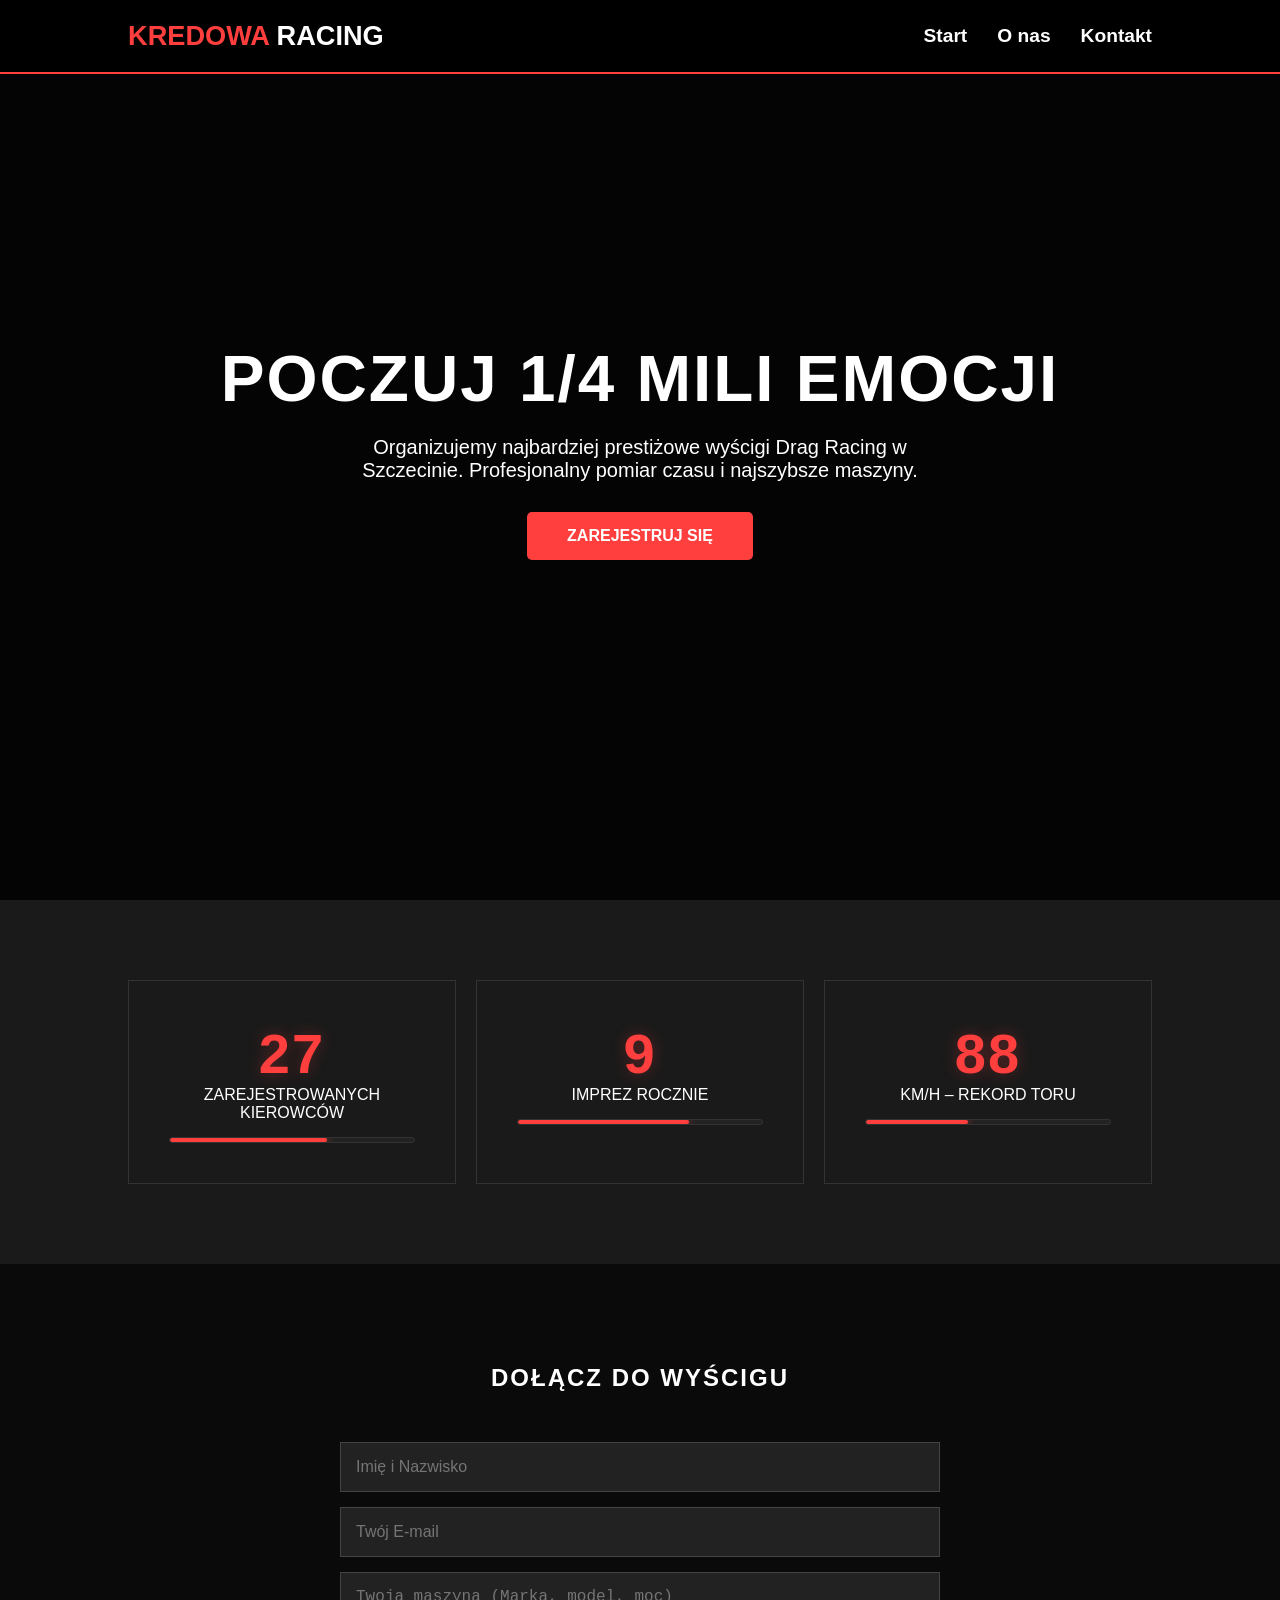
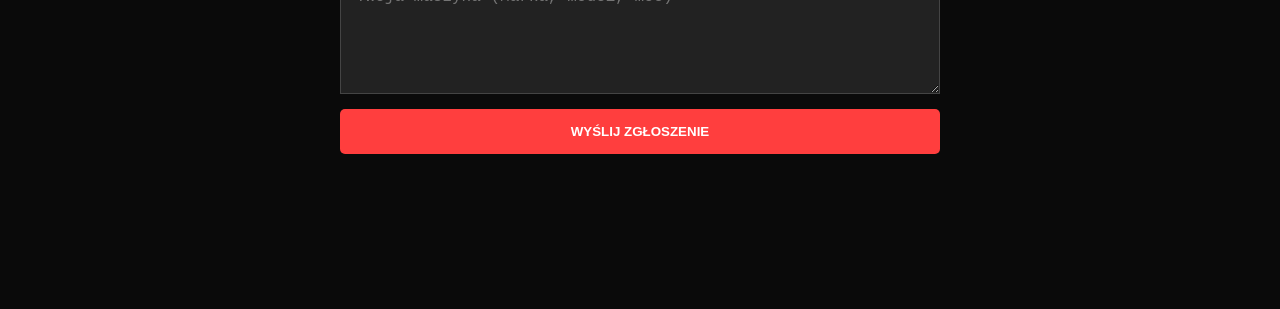
<file: index.html>
<!DOCTYPE html>
<html lang="pl">
<head>
    <meta charset="UTF-8">
    <meta name="viewport" content="width=device-width, initial-scale=1.0">
    <title>KredowaRacing | Drag Racing Events</title>
    <link rel="icon" type="image/png" href="Images/logotrans.png">
    <link rel="stylesheet" href="style.css">
</head>
<body>

    <nav>
        <div class="logo">KREDOWA<span> RACING</span></div>
        <div class="hamburger" id="hamburger">
            <div class="bar"></div>
            <div class="bar"></div>
            <div class="bar"></div>
        </div>
        <ul class="nav-links">
            <li><a href="#home">Start</a></li>
            <li><a href="#stats">O nas</a></li>
            <li><a href="#contact">Kontakt</a></li>
        </ul>
    </nav>

    <section class="hero" id="home">
        <h1>Poczuj 1/4 Mili Emocji</h1>
        <p>Organizujemy najbardziej prestiżowe wyścigi Drag Racing w Szczecinie. Profesjonalny pomiar czasu i najszybsze maszyny.</p>
        <a href="#contact" class="btn">ZAREJESTRUJ SIĘ</a>
    </section>

    <section class="stats" id="stats">
        <div class="stat-card">
            <h2 class="counter" data-target="42">0</h2>
            <p>ZAREJESTROWANYCH KIEROWCÓW</p>
            <div class="progress-container">
                <div class="progress-bar"></div>
            </div>
        </div>
        
        <div class="stat-card">
            <h2 class="counter" data-target="14">0</h2>
            <p>IMPREZ ROCZNIE</p>
            <div class="progress-container">
                <div class="progress-bar"></div>
            </div>
        </div>

        <div class="stat-card">
            <h2 class="counter" data-target="210">0</h2>
            <p>KM/H – REKORD TORU</p>
            <div class="progress-container">
                <div class="progress-bar"></div>
            </div>
        </div>
    </section>

    <section class="contact" id="contact">
        <h2>Dołącz do wyścigu</h2>
        <form id="racingForm">
            <input type="text" placeholder="Imię i Nazwisko" required>
            <input type="email" placeholder="Twój E-mail" required>
            <textarea rows="5" placeholder="Twoja maszyna (Marka, model, moc)"></textarea>
            <button type="submit" class="btn" style="border:none; cursor:pointer;">WYŚLIJ ZGŁOSZENIE</button>
        </form>
    </section>

    <script src="code.js"></script>
</body>
</html>
</file>
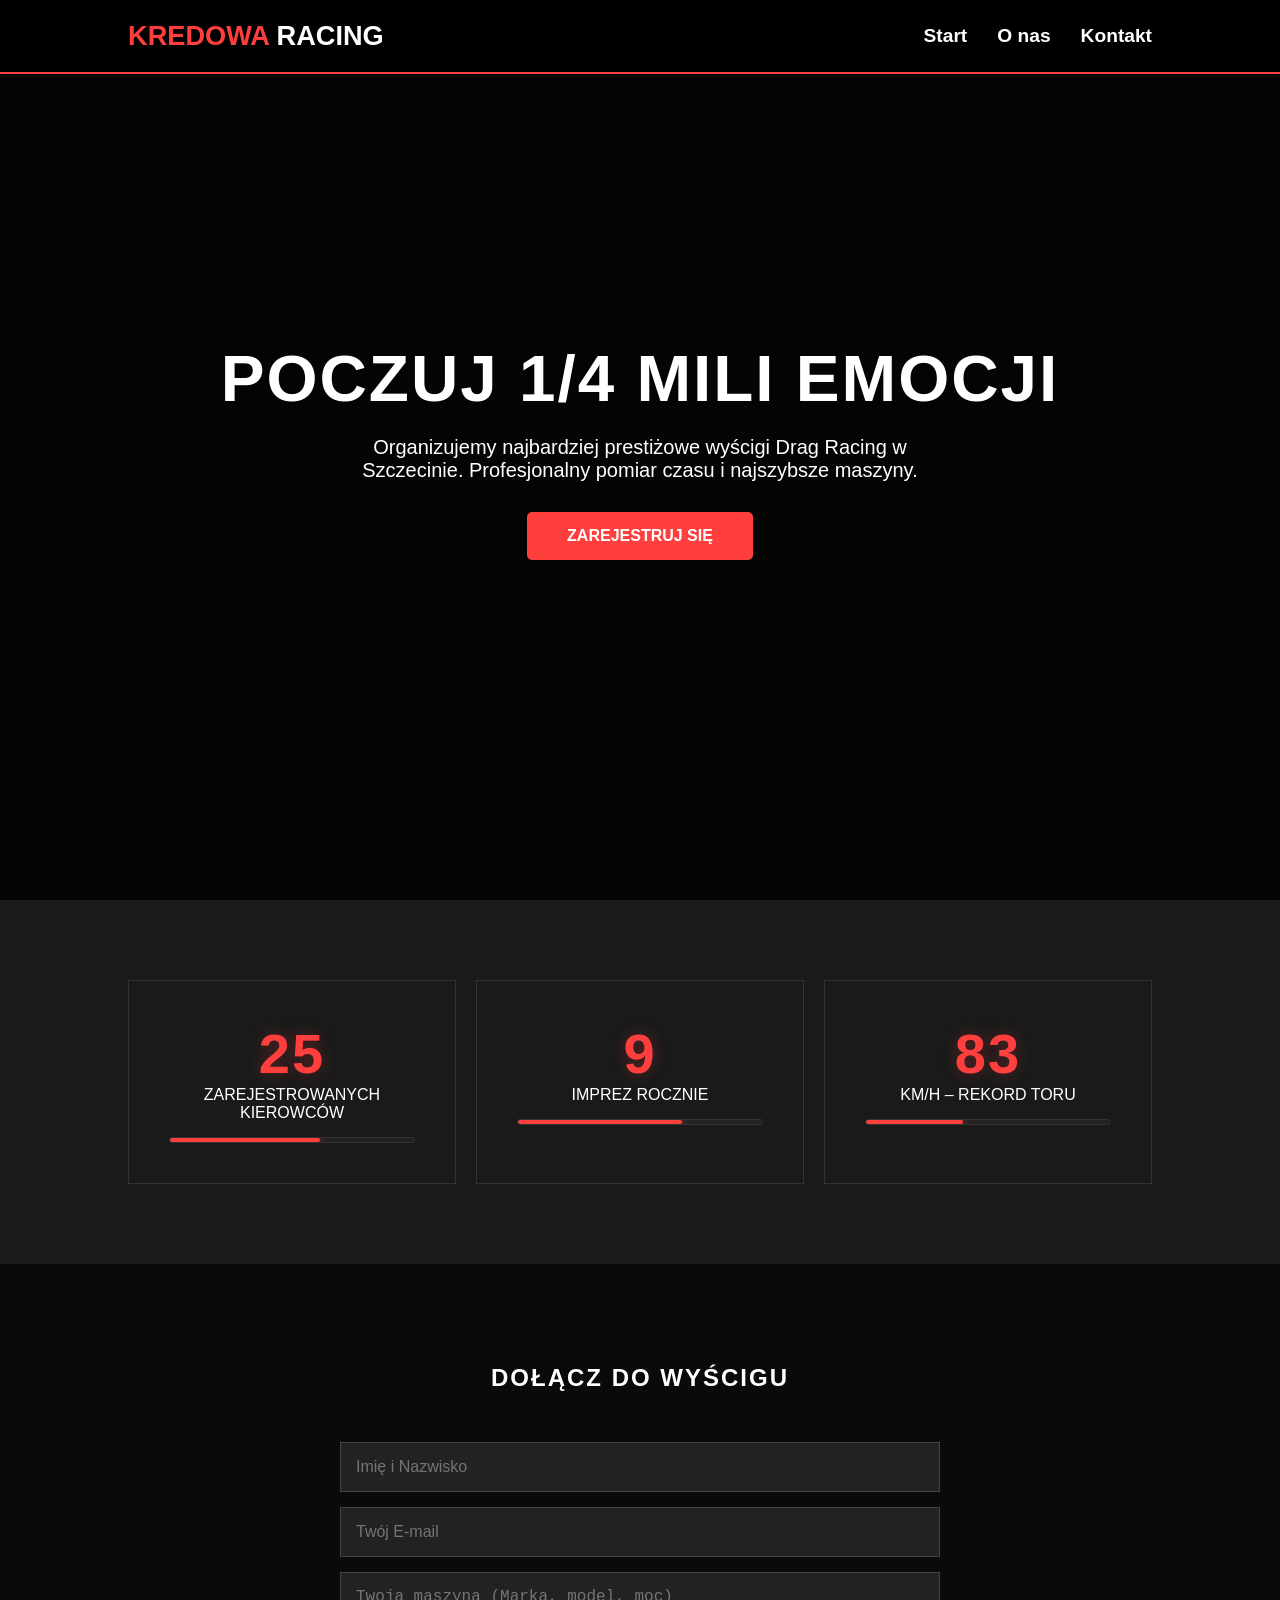
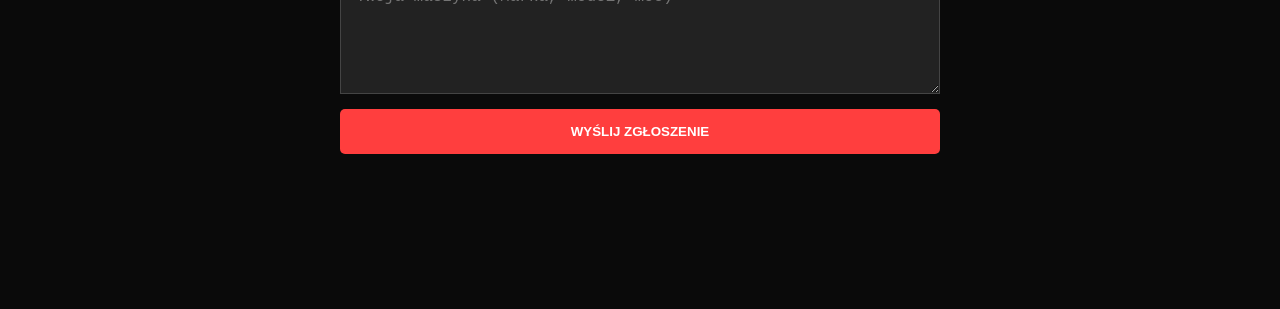
<file: main.html>
<!DOCTYPE html>
<html lang="pl">
<head>
    <meta charset="UTF-8">
    <meta name="viewport" content="width=device-width, initial-scale=1.0">
    <title>KredowaRacing | Drag Racing Events</title>
    <link rel="icon" type="image/png" href="Images/logotrans.png">
    <link rel="stylesheet" href="style.css">
</head>
<body>

    <nav>
        <div class="logo">KREDOWA<span> RACING</span></div>
        <div class="hamburger" id="hamburger">
            <div class="bar"></div>
            <div class="bar"></div>
            <div class="bar"></div>
        </div>
        <ul class="nav-links">
            <li><a href="#home">Start</a></li>
            <li><a href="#stats">O nas</a></li>
            <li><a href="#contact">Kontakt</a></li>
        </ul>
    </nav>

    <section class="hero" id="home">
        <h1>Poczuj 1/4 Mili Emocji</h1>
        <p>Organizujemy najbardziej prestiżowe wyścigi Drag Racing w Szczecinie. Profesjonalny pomiar czasu i najszybsze maszyny.</p>
        <a href="#contact" class="btn">ZAREJESTRUJ SIĘ</a>
    </section>

    <section class="stats" id="stats">
        <div class="stat-card">
            <h2 class="counter" data-target="42">0</h2>
            <p>ZAREJESTROWANYCH KIEROWCÓW</p>
            <div class="progress-container">
                <div class="progress-bar"></div>
            </div>
        </div>
        
        <div class="stat-card">
            <h2 class="counter" data-target="14">0</h2>
            <p>IMPREZ ROCZNIE</p>
            <div class="progress-container">
                <div class="progress-bar"></div>
            </div>
        </div>

        <div class="stat-card">
            <h2 class="counter" data-target="210">0</h2>
            <p>KM/H – REKORD TORU</p>
            <div class="progress-container">
                <div class="progress-bar"></div>
            </div>
        </div>
    </section>

    <section class="contact" id="contact">
        <h2>Dołącz do wyścigu</h2>
        <form id="racingForm">
            <input type="text" placeholder="Imię i Nazwisko" required>
            <input type="email" placeholder="Twój E-mail" required>
            <textarea rows="5" placeholder="Twoja maszyna (Marka, model, moc)"></textarea>
            <button type="submit" class="btn" style="border:none; cursor:pointer;">WYŚLIJ ZGŁOSZENIE</button>
        </form>
    </section>

    <script src="code.js"></script>
</body>
</html>
</file>
<file: style.css>
:root {
            --primary-color: #ff3e3e; /* Wyścigowa czerwień */
            --bg-dark: #0a0a0a;
            --text-light: #ffffff;
            --accent-gray: #1a1a1a;
        }

        * {
            margin: 0;
            padding: 0;
            box-sizing: border-box;
        }

        body {
            font-family: 'Roboto', sans-serif;
            background-color: var(--bg-dark);
            color: var(--text-light);
            overflow-x: hidden;
            scroll-behavior: smooth;
        }

        h1, h2, h3 {
            font-family: 'Orbitron', sans-serif;
            text-transform: uppercase;
            letter-spacing: 2px;
        }

        /* --- Nawigacja --- */
        nav {
            display: flex;
            justify-content: space-between;
            align-items: center;
            padding: 20px 10%;
            background: rgba(0, 0, 0, 0.95);
            position: fixed;
            width: 100%;
            z-index: 2000;
            border-bottom: 2px solid var(--primary-color);
        }

        .logo {
            font-size: 1.7rem;
            font-weight: bold;
            color: var(--primary-color);
        }

        .logo span {
            color: white;
        }

        .nav-links {
            display: flex;
            list-style: none;
        }

        .nav-links li {
            margin-left: 30px;
        }

        .nav-links a {
            text-decoration: none;
            color: white;
            font-size: 1.2rem;
            font-weight: bold;
            transition: 0.3s;
        }

        .nav-links a:hover {
            color: var(--primary-color);
        }

        /* Hamburger Icon */
        .hamburger {
            display: none;
            cursor: pointer;
            flex-direction: column;
            gap: 5px;
            z-index: 2100;
        }

        .bar {
            width: 30px;
            height: 3px;
            background-color: white;
            transition: 0.4s;
            border-radius: 2px;
        }

        /* --- Hero Section --- */
        .hero {
            height: 100vh;
            background: linear-gradient(rgba(0,0,0,0.6), rgba(0,0,0,0.6)), 
                        url('https://images.unsplash.com/photo-1532906623266-407493ad75fd?q=80&w=2070&auto=format&fit=crop') center/cover;
            display: flex;
            flex-direction: column;
            justify-content: center;
            align-items: center;
            text-align: center;
            padding: 20px;
        }

        .hero h1 {
            font-size: 4.1rem;
            margin-bottom: 20px;
            animation: fadeIn 1.5s ease-out;
        }

        .hero p {
            font-size: 1.25rem;
            max-width: 600px;
            margin-bottom: 30px;
        }

        .btn {
            padding: 15px 40px;
            background: var(--primary-color);
            color: white;
            text-decoration: none;
            font-weight: bold;
            border-radius: 5px;
            transition: transform 0.3s, box-shadow 0.3s;
            display: inline-block;
        }

        .btn:hover {
            transform: scale(1.1);
            box-shadow: 0 0 20px var(--primary-color);
        }

        /* --- Sekcja Statystyk --- */
        .stats {
            display: grid;
            grid-template-columns: repeat(auto-fit, minmax(250px, 1fr));
            gap: 20px;
            padding: 80px 10%;
            background: var(--accent-gray);
        }

        .stat-card {
            text-align: center;
            padding: 40px;
            border: 1px solid #333;
            transition: 0.3s;
        }

        .stat-card:hover {
            border-color: var(--primary-color);
            background: #222;
        }

        .stat-card h2 {
            font-size: 3.5rem;
            color: var(--primary-color);
            font-weight: 700;
            text-shadow: 0 0 15px rgba(255, 62, 62, 0.3);
        }

        /* --- Sekcja Kontakt --- */
        .contact {
            padding: 100px 10%;
            text-align: center;
        }

        form {
            max-width: 600px;
            margin: 50px auto;
            display: flex;
            flex-direction: column;
        }

        input, textarea {
            padding: 15px;
            margin-bottom: 15px;
            background: #222;
            border: 1px solid #444;
            color: white;
            font-size: 16px;
        }

        input:focus, textarea:focus {
            outline: none;
            border-color: var(--primary-color);
        }

/* ... Twoje poprzednie style ... */

.progress-container {
    width: 100%;
    height: 6px;
    background: #222;
    margin-top: 15px;
    border-radius: 10px;
    overflow: hidden;
    border: 1px solid #333;
}

.progress-bar {
    width: 0%; /* Ważne: startujemy od zera */
    height: 100%;
    background: var(--primary-color);
    box-shadow: 0 0 10px var(--primary-color);
    border-radius: 10px;
    /* transition: none; - usuwamy transition, bo JS steruje płynnością przez requestAnimationFrame */
}

/* Opcjonalny efekt pulsu dla paska po najechaniu na kartę */
.stat-card:hover .progress-bar {
    filter: brightness(1.3);
    box-shadow: 0 0 15px var(--primary-color);
}
        /* --- Responsywność --- */
        @media (max-width: 768px) {
            .hamburger {
                display: flex;
            }

            .nav-links {
                position: fixed;
                left: -100%;
                top: 0;
                flex-direction: column;
                background: rgba(10, 10, 10, 0.98);
                backdrop-filter: blur(15px);
                width: 100%;
                height: 100vh;
                justify-content: center;
                align-items: center;
                transition: 0.5s cubic-bezier(0.77, 0.2, 0.05, 1.0);
            }

            .nav-links.active {
                left: 0;
            }

            .nav-links li {
                margin: 20px 0;
                margin-left: 0;
            }

            .hero h1 { font-size: 2.2rem; }
            .stats { grid-template-columns: 1fr; }
            
            /* Animacja X dla hamburgera */
            .hamburger.active .bar:nth-child(1) { transform: rotate(-45deg) translate(-5px, 6px); }
            .hamburger.active .bar:nth-child(2) { opacity: 0; }
            .hamburger.active .bar:nth-child(3) { transform: rotate(45deg) translate(-5px, -6px); }
        }

        @keyframes fadeIn {
            from { opacity: 0; transform: translateY(30px); }
            to { opacity: 1; transform: translateY(0); }
        }
</file>
